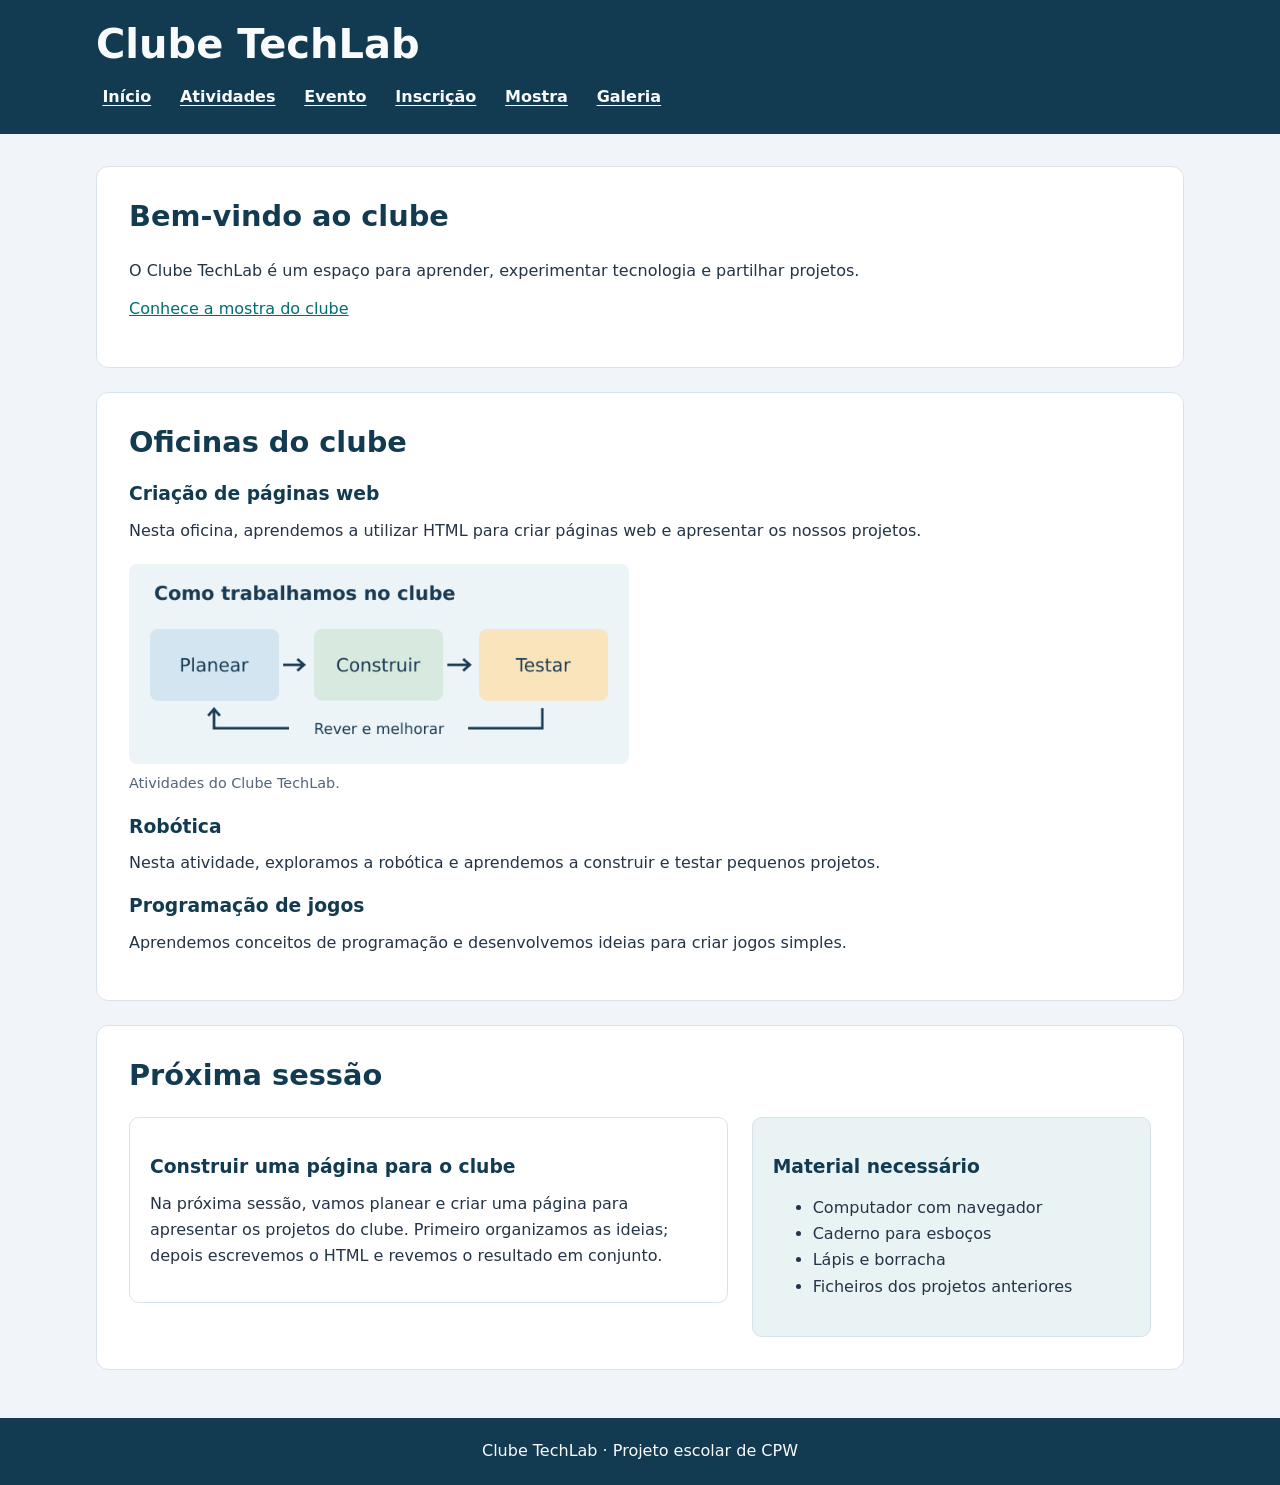
<file: index.html>
<!DOCTYPE html>
<html lang="pt-PT">
<head>
    <meta charset="UTF-8">
    <meta name="viewport" content="width=device-width, initial-scale=1.0">
    <title>Clube TechLab | Página inicial</title>
    <link rel="stylesheet" href="estilos.css">
</head>

<body>
    <header>
        <h1>Clube TechLab</h1>

        <nav>
            <ul>
                <li><a href="index.html">Início</a></li>
                <li><a href="paginas/atividades.html">Atividades</a></li>
                <li><a href="paginas/evento.html">Evento</a></li>
                <li><a href="paginas/inscricao.html">Inscrição</a></li>
                <li><a href="paginas/mostra.html">Mostra</a></li>
                <li><a href="paginas/galeria.html">Galeria</a></li>
            </ul>
        </nav>
    </header>

    <main>
        <section>
            <h2>Bem-vindo ao clube</h2>
            <p>
                O Clube TechLab é um espaço para aprender, experimentar
                tecnologia e partilhar projetos.
            </p>
            <p>
                <a href="paginas/mostra.html">Conhece a mostra do clube</a>
            </p>
        </section>

        <section>
            <h2>Oficinas do clube</h2>

            <h3>Criação de páginas web</h3>

            <p>
                Nesta oficina, aprendemos a utilizar HTML para criar
                páginas web e apresentar os nossos projetos.
            </p>

            <figure>
                <img src="imagens/oficina.png"
                     alt="Oficina de tecnologia"
                     width="500">

                <figcaption>
                    Atividades do Clube TechLab.
                </figcaption>
            </figure>

            <h3>Robótica</h3>

            <p>
                Nesta atividade, exploramos a robótica e aprendemos
                a construir e testar pequenos projetos.
            </p>

            <h3>Programação de jogos</h3>

            <p>
                Aprendemos conceitos de programação e desenvolvemos
                ideias para criar jogos simples.
            </p>
        </section>

        <section>
            <h2>Próxima sessão</h2>
            <div class="sessao">
                <article class="sessao-info">
                    <h3>Construir uma página para o clube</h3>
                    <p>
                        Na próxima sessão, vamos planear e criar uma página para
                        apresentar os projetos do clube. Primeiro organizamos as
                        ideias; depois escrevemos o HTML e revemos o resultado em
                        conjunto.
                    </p>
                </article>
                <aside class="sessao-material">
                    <h3>Material necessário</h3>
                    <ul>
                        <li>Computador com navegador</li>
                        <li>Caderno para esboços</li>
                        <li>Lápis e borracha</li>
                        <li>Ficheiros dos projetos anteriores</li>
                    </ul>
                </aside>
            </div>
        </section>

    </main>

    <footer>
        <p>Clube TechLab · Projeto escolar de CPW</p>
    </footer>
</body>
</html>
</file>
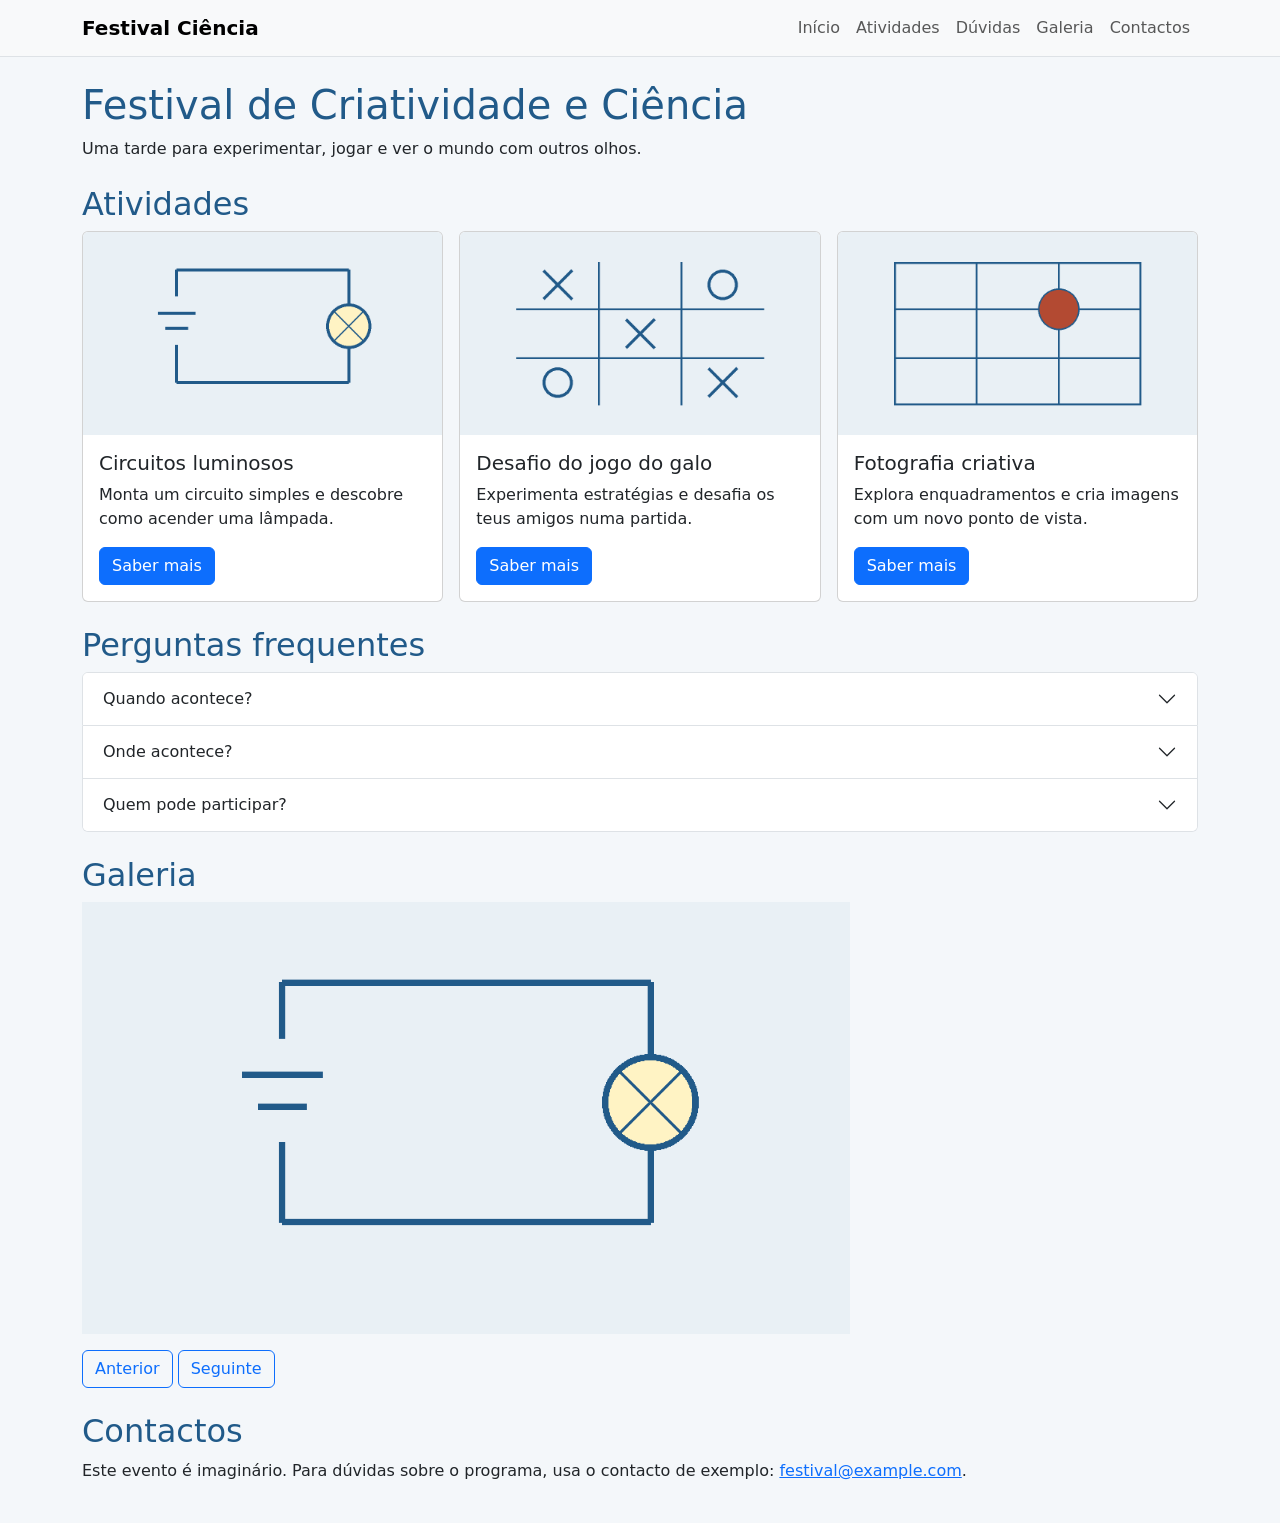
<file: evento-escola/index.html>
<!doctype html>
<html lang="pt-PT">
<head>
  <meta charset="utf-8">
  <meta name="viewport" content="width=device-width, initial-scale=1">
  <title>Festival de Criatividade e Ciência</title>
<link rel="stylesheet"
  href="https://cdn.jsdelivr.net/npm/bootstrap@5.3.8/dist/css/bootstrap.min.css"
  integrity="sha384-sRIl4kxILFvY47J16cr9ZwB07vP4J8+LH7qKQnuqkuIAvNWLzeN8tE5YBujZqJLB"
  crossorigin="anonymous">
  <link rel="stylesheet" href="estilos.css">
</head>
<body>
<nav class="navbar navbar-expand-lg bg-body-tertiary border-bottom"
     aria-label="Navegação principal">
  <div class="container">
    <a class="navbar-brand fw-semibold" href="#inicio">Festival Ciência</a>
    <button class="navbar-toggler" type="button" data-bs-toggle="collapse"
            data-bs-target="#menuEvento" aria-controls="menuEvento"
            aria-expanded="false" aria-label="Alternar navegação">
      <span class="navbar-toggler-icon"></span>
    </button>
    <div class="collapse navbar-collapse" id="menuEvento">
      <ul class="navbar-nav ms-auto">
        <li class="nav-item">
          <a class="nav-link" href="#inicio">Início</a>
        </li>
        <li class="nav-item">
          <a class="nav-link" href="#atividades">Atividades</a>
        </li>
        <li class="nav-item">
          <a class="nav-link" href="#perguntas">Dúvidas</a>
        </li>
        <li class="nav-item">
          <a class="nav-link" href="#galeria">Galeria</a>
        </li>
        <li class="nav-item">
          <a class="nav-link" href="#contactos">Contactos</a>
        </li>
      </ul>
    </div>
  </div>
</nav>
<main class="container py-4">
  <header id="inicio" class="mb-4">
    <h1>Festival de Criatividade e Ciência</h1>
    <p>Uma tarde para experimentar, jogar e ver o mundo com outros olhos.</p>
  </header>
  <section id="atividades" aria-labelledby="tituloAtividades">
    <h2 id="tituloAtividades">Atividades</h2>
    <div class="row g-3">
<div class="col-12 col-md-4">
  <article class="card h-100">
    <img src="imagens/circuito.png" class="card-img-top img-fluid"
         alt="Esquema de uma pilha ligada a uma lâmpada.">
    <div class="card-body">
      <h3 class="card-title h5">Circuitos luminosos</h3>
      <p class="card-text">Monta um circuito simples e descobre como acender uma lâmpada.</p>
      <a href="#perguntas" class="btn btn-primary">Saber mais</a>
    </div>
  </article>
</div>
<div class="col-12 col-md-4">
  <article class="card h-100">
    <img src="imagens/jogo.png" class="card-img-top img-fluid"
         alt="Grelha de um jogo do galo com cruzes e círculos.">
    <div class="card-body">
      <h3 class="card-title h5">Desafio do jogo do galo</h3>
      <p class="card-text">Experimenta estratégias e desafia os teus amigos numa partida.</p>
      <a href="#perguntas" class="btn btn-primary">Saber mais</a>
    </div>
  </article>
</div>
<div class="col-12 col-md-4">
  <article class="card h-100">
    <img src="imagens/enquadramento.png" class="card-img-top img-fluid"
         alt="Grelha de enquadramento com um círculo num dos cruzamentos.">
    <div class="card-body">
      <h3 class="card-title h5">Fotografia criativa</h3>
      <p class="card-text">Explora enquadramentos e cria imagens com um novo ponto de vista.</p>
      <a href="#perguntas" class="btn btn-primary">Saber mais</a>
    </div>
  </article>
</div>
    </div>
  </section>
  <section id="perguntas" class="mt-4">
    <h2>Perguntas frequentes</h2>
    <div class="accordion" id="faqEvento">
      <div class="accordion-item">
        <h3 class="accordion-header">
          <button class="accordion-button collapsed" type="button"
                  data-bs-toggle="collapse" data-bs-target="#quando"
                  aria-expanded="false" aria-controls="quando">
            Quando acontece?
          </button>
        </h3>
        <div id="quando" class="accordion-collapse collapse"
             data-bs-parent="#faqEvento">
          <div class="accordion-body">
            O festival acontece no sábado, das 14h às 17h.
          </div>
        </div>
      </div>
      <div class="accordion-item">
        <h3 class="accordion-header">
          <button class="accordion-button collapsed" type="button"
                  data-bs-toggle="collapse" data-bs-target="#onde"
                  aria-expanded="false" aria-controls="onde">
            Onde acontece?
          </button>
        </h3>
        <div id="onde" class="accordion-collapse collapse"
             data-bs-parent="#faqEvento">
          <div class="accordion-body">
            Na Escola Básica Horizonte, entre as salas e o pátio.
          </div>
        </div>
      </div>
      <div class="accordion-item">
        <h3 class="accordion-header">
          <button class="accordion-button collapsed" type="button"
                  data-bs-toggle="collapse" data-bs-target="#quem"
                  aria-expanded="false" aria-controls="quem">
            Quem pode participar?
          </button>
        </h3>
        <div id="quem" class="accordion-collapse collapse"
             data-bs-parent="#faqEvento">
          <div class="accordion-body">
            Alunos e famílias. Não é preciso ter experiência prévia.
          </div>
        </div>
      </div>
    </div>
  </section>
  <section id="galeria" class="mt-4">
    <h2>Galeria</h2>
    <div id="galeriaEvento" class="carousel slide" data-bs-interval="false"
         role="region" aria-label="Galeria do evento">
      <div class="carousel-inner">
        <div class="carousel-item active">
          <img src="imagens/circuito.png" class="d-block w-100 img-fluid"
               alt="Esquema de uma pilha ligada a uma lâmpada.">
        </div>
        <div class="carousel-item">
          <img src="imagens/jogo.png" class="d-block w-100 img-fluid"
               alt="Grelha de um jogo do galo com cruzes e círculos.">
        </div>
        <div class="carousel-item">
          <img src="imagens/enquadramento.png" class="d-block w-100 img-fluid"
               alt="Grelha de enquadramento com um círculo num dos cruzamentos.">
        </div>
      </div>
      <div class="mt-3">
        <button class="btn btn-outline-primary" type="button"
                data-bs-target="#galeriaEvento" data-bs-slide="prev">Anterior</button>
        <button class="btn btn-outline-primary" type="button"
                data-bs-target="#galeriaEvento" data-bs-slide="next">Seguinte</button>
      </div>
    </div>
  </section>
  <section id="contactos" class="mt-4">
    <h2>Contactos</h2>
    <p>
      Este evento é imaginário. Para dúvidas sobre o programa, usa o contacto
      de exemplo: <a href="mailto:festival@example.com">festival@example.com</a>.
    </p>
  </section>
</main>
<script
  src="https://cdn.jsdelivr.net/npm/bootstrap@5.3.8/dist/js/bootstrap.bundle.min.js"
  integrity="sha384-FKyoEForCGlyvwx9Hj09JcYn3nv7wiPVlz7YYwJrWVcXK/BmnVDxM+D2scQbITxI"
  crossorigin="anonymous"></script>
</body>
</html>
</file>
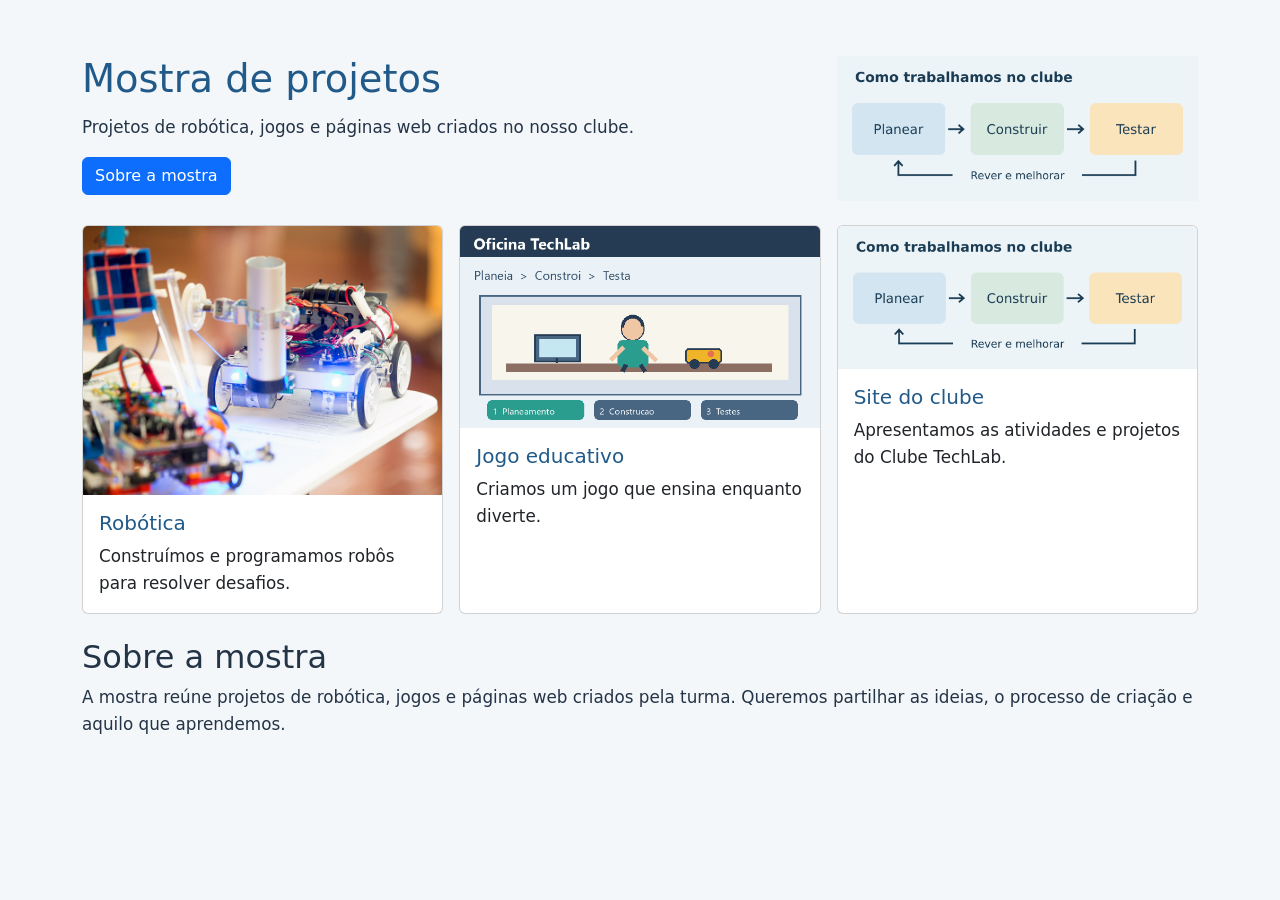
<file: mostra-projetos/index.html>
<!doctype html>
<html lang="pt-PT">
<head>
  <meta charset="utf-8">
  <meta name="viewport" content="width=device-width, initial-scale=1.0">
  <title>Mostra de projetos</title>
  <link rel="stylesheet"
    href="https://cdn.jsdelivr.net/npm/bootstrap@5.3.8/dist/css/bootstrap.min.css"
    integrity="sha384-sRIl4kxILFvY47J16cr9ZwB07vP4J8+LH7qKQnuqkuIAvNWLzeN8tE5YBujZqJLB"
    crossorigin="anonymous">
  <link rel="stylesheet" href="estilos.css">
</head>
<body>
  <main class="container py-4">
    <header class="row g-3 mb-4">
      <div class="col-12 col-md-8">
        <h1>Mostra de projetos</h1>
        <p>Projetos de robótica, jogos e páginas web criados no nosso clube.</p>
        <a href="#sobre" class="btn btn-primary">Sobre a mostra</a>
      </div>
      <div class="col-12 col-md-4">
        <img src="imagens/mostra.png" class="img-fluid"
          alt="Etapas de um projeto: planear, construir, testar e melhorar.">
      </div>
    </header>
    <div class="row g-3">
      <div class="col-12 col-md-6 col-lg-4">
        <article class="card h-100">
          <img class="card-img-top img-fluid"
            src="../imagens/robotica.jpg"
            alt="Robôs montados para um projeto de robótica.">
          <div class="card-body">
            <h2 class="card-title h5">Robótica</h2>
            <p class="card-text">Construímos e programamos robôs para resolver desafios.</p>
          </div>
        </article>
      </div>
      <div class="col-12 col-md-6 col-lg-4">
        <article class="card h-100">
          <img class="card-img-top img-fluid"
            src="../imagens/capa-video.png"
            alt="Ilustração de uma oficina do clube com uma pessoa e um robô.">
          <div class="card-body">
            <h2 class="card-title h5">Jogo educativo</h2>
            <p class="card-text">Criamos um jogo que ensina enquanto diverte.</p>
          </div>
        </article>
      </div>
      <div class="col-12 col-md-6 col-lg-4">
        <article class="card h-100">
          <img class="card-img-top img-fluid"
            src="../imagens/oficina.png"
            alt="Diagrama do ciclo: planear, construir, testar e rever.">
          <div class="card-body">
            <h2 class="card-title h5">Site do clube</h2>
            <p class="card-text">Apresentamos as atividades e projetos do Clube TechLab.</p>
          </div>
        </article>
      </div>
    </div>
    <section id="sobre" class="mt-4">
      <h2>Sobre a mostra</h2>
      <p>A mostra reúne projetos de robótica, jogos e páginas web criados pela turma. Queremos partilhar as ideias, o processo de criação e aquilo que aprendemos.</p>
    </section>
  </main>
</body>
</html>
</file>
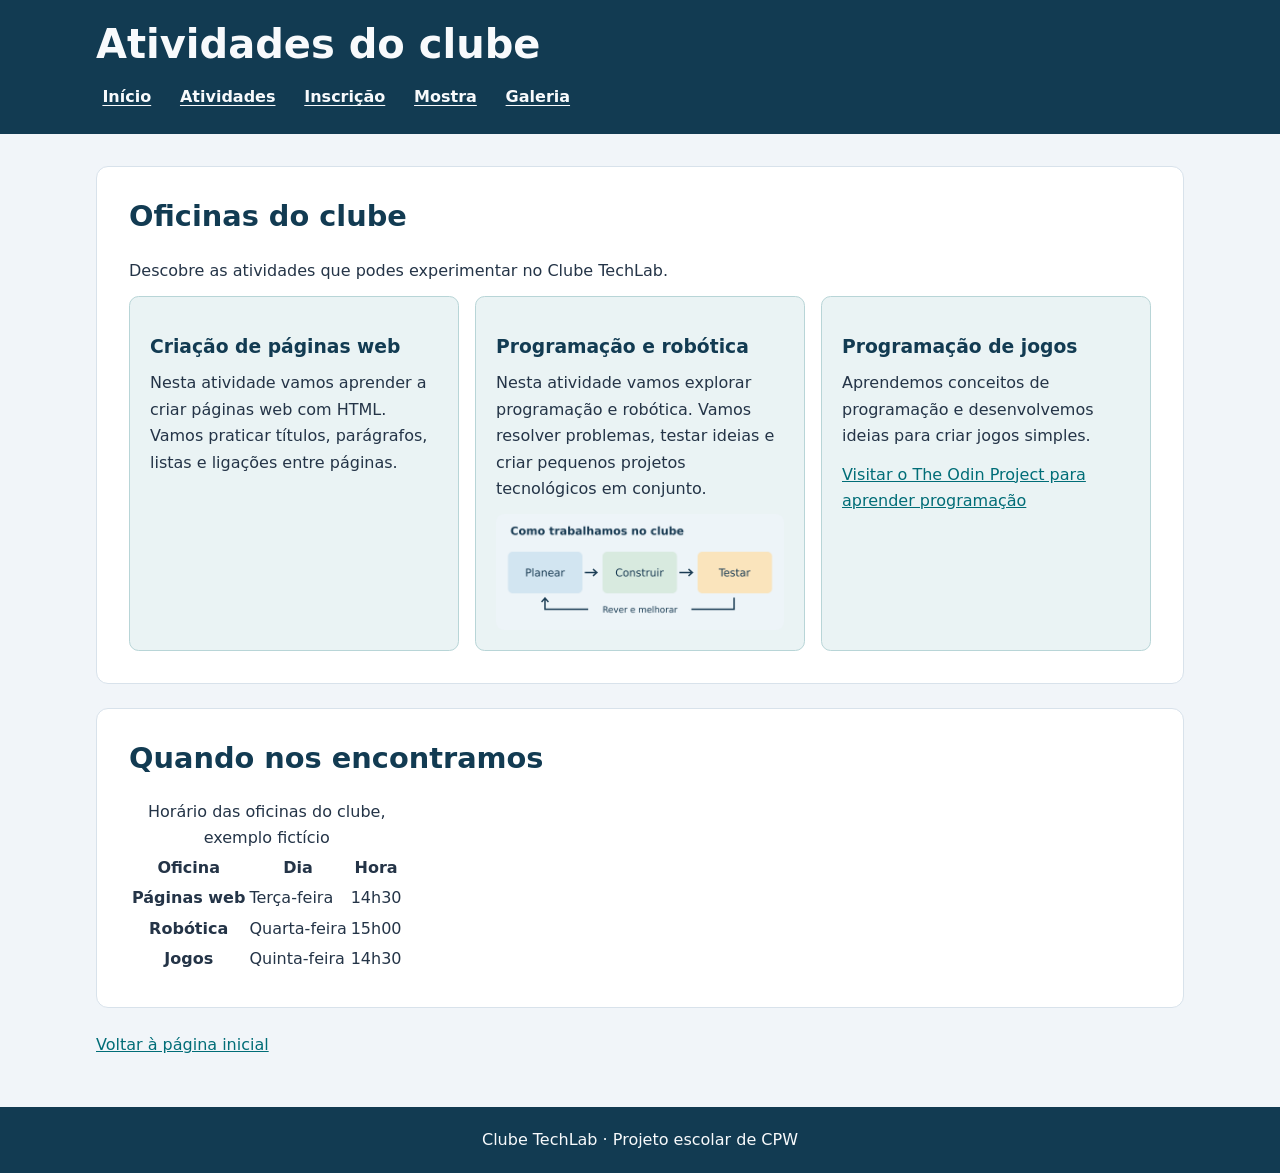
<file: paginas/atividades.html>
<!DOCTYPE html>
<html lang="pt-PT">
<head>
    <meta charset="UTF-8">
    <meta name="viewport" content="width=device-width, initial-scale=1.0">
    <title>Atividades | Clube TechLab</title>
    <link rel="stylesheet" href="../estilos.css">
</head>
<body>

    <header>
        <h1>Atividades do clube</h1>
        <nav aria-label="Navegação principal">
            <ul>
                <li><a href="../index.html">Início</a></li>
                <li><a href="atividades.html" aria-current="page">Atividades</a></li>
                <li><a href="inscricao.html">Inscrição</a></li>
                <li><a href="mostra.html">Mostra</a></li>
                <li><a href="galeria.html">Galeria</a></li>
            </ul>
        </nav>
    </header>

    <main>
        <section>
            <h2>Oficinas do clube</h2>

            <p>Descobre as atividades que podes experimentar no Clube TechLab.</p>

            <div class="cartoes-atividades">
                <article class="cartao">
                    <h3>Criação de páginas web</h3>
                    <p>
                        Nesta atividade vamos aprender a criar páginas web com HTML.
                        Vamos praticar títulos, parágrafos, listas e ligações entre páginas.
                    </p>
                </article>

                <article class="cartao">
                    <h3>Programação e robótica</h3>
                    <p>
                        Nesta atividade vamos explorar programação e robótica.
                        Vamos resolver problemas, testar ideias e criar pequenos projetos
                        tecnológicos em conjunto.
                    </p>
                    <img src="../imagens/oficina.png"
                         alt="Ciclo do clube: planear, construir, testar e regressar ao planeamento para melhorar."
                         width="600"
                         height="240">
                </article>

                <article class="cartao">
                    <h3>Programação de jogos</h3>
                    <p>
                        Aprendemos conceitos de programação e desenvolvemos ideias para
                        criar jogos simples.
                    </p>
                    <p>
                        <a href="https://www.theodinproject.com/">
                            Visitar o The Odin Project para aprender programação
                        </a>
                    </p>
                </article>
            </div>
        </section>

        <section>
            <h2>Quando nos encontramos</h2>

            <table>
                <caption>Horário das oficinas do clube, exemplo fictício</caption>
                <thead>
                    <tr>
                        <th scope="col">Oficina</th>
                        <th scope="col">Dia</th>
                        <th scope="col">Hora</th>
                    </tr>
                </thead>
                <tbody>
                    <tr>
                        <th scope="row">Páginas web</th>
                        <td>Terça-feira</td>
                        <td>14h30</td>
                    </tr>
                    <tr>
                        <th scope="row">Robótica</th>
                        <td>Quarta-feira</td>
                        <td>15h00</td>
                    </tr>
                    <tr>
                        <th scope="row">Jogos</th>
                        <td>Quinta-feira</td>
                        <td>14h30</td>
                    </tr>
                </tbody>
            </table>
        </section>

        <p>
            <a href="../index.html">Voltar à página inicial</a>
        </p>
    </main>

    <footer>
        <p>Clube TechLab · Projeto escolar de CPW</p>
    </footer>

</body>
</html>
</file>
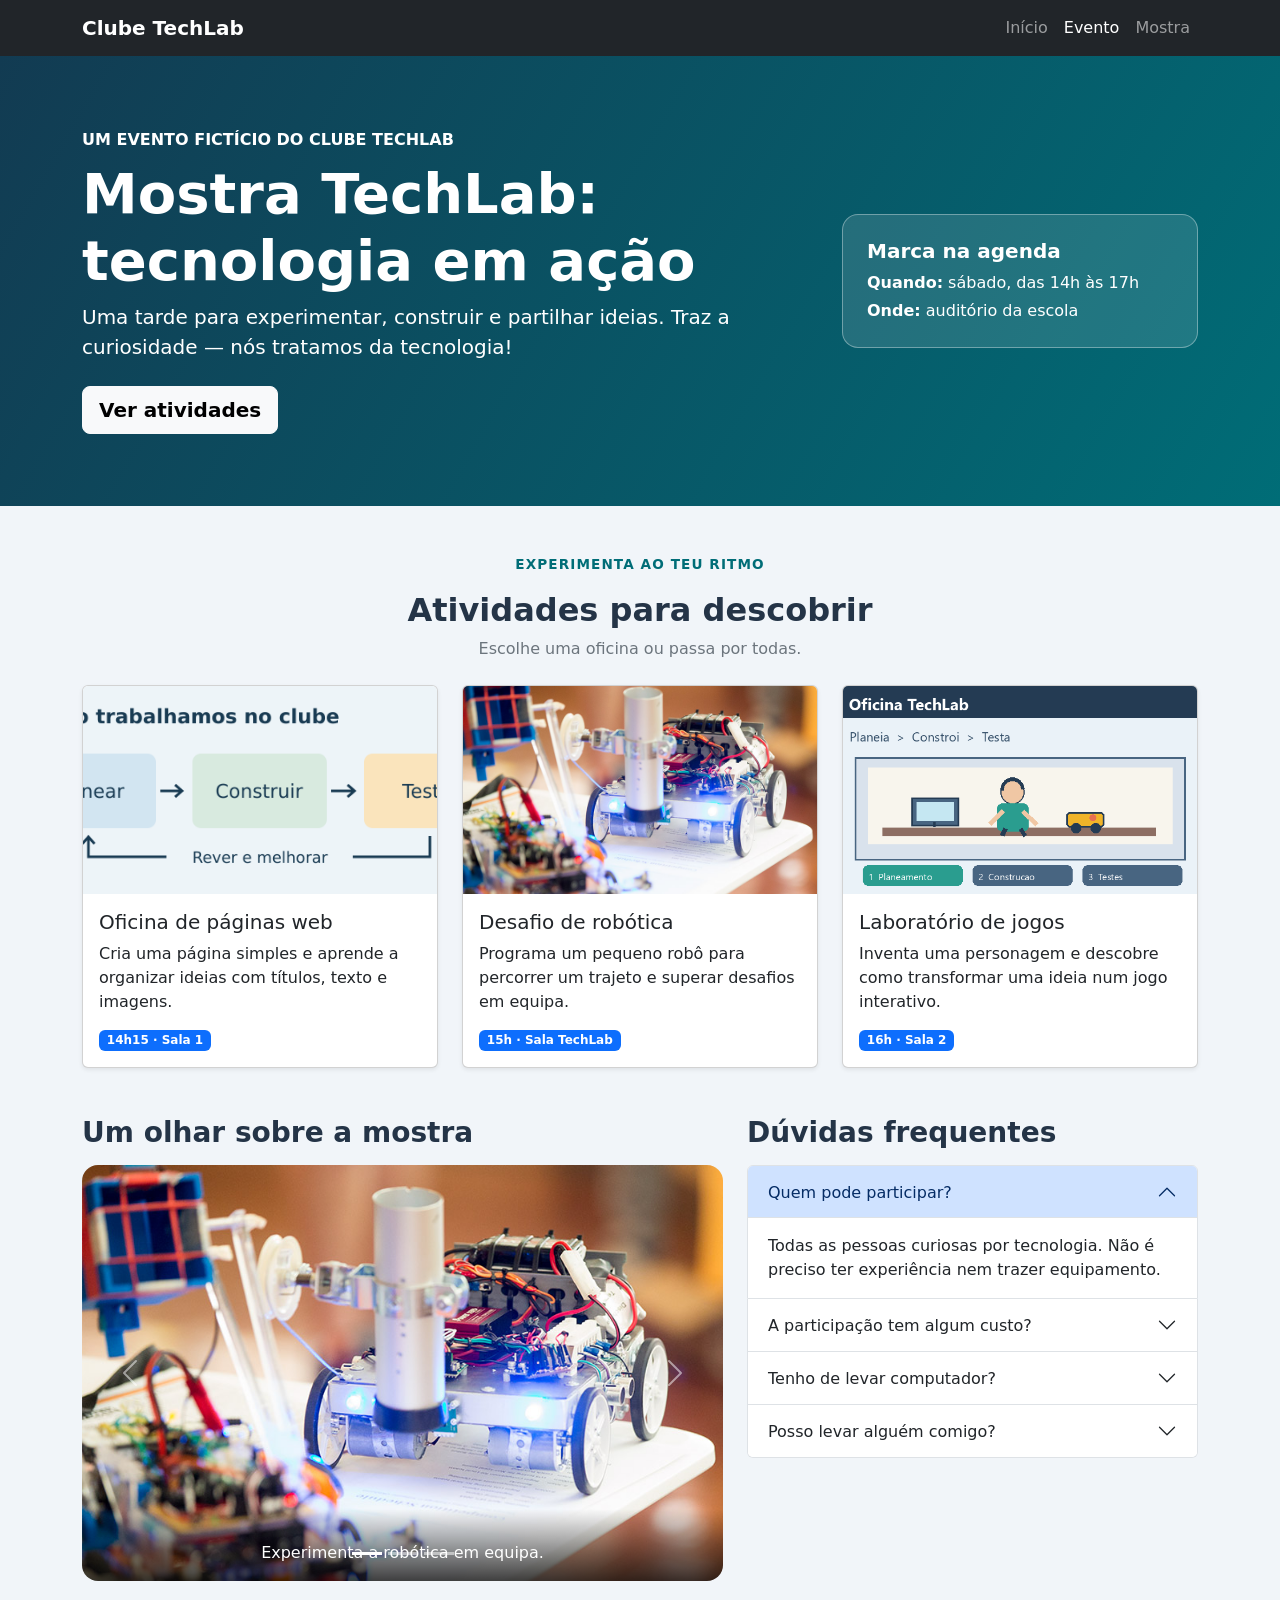
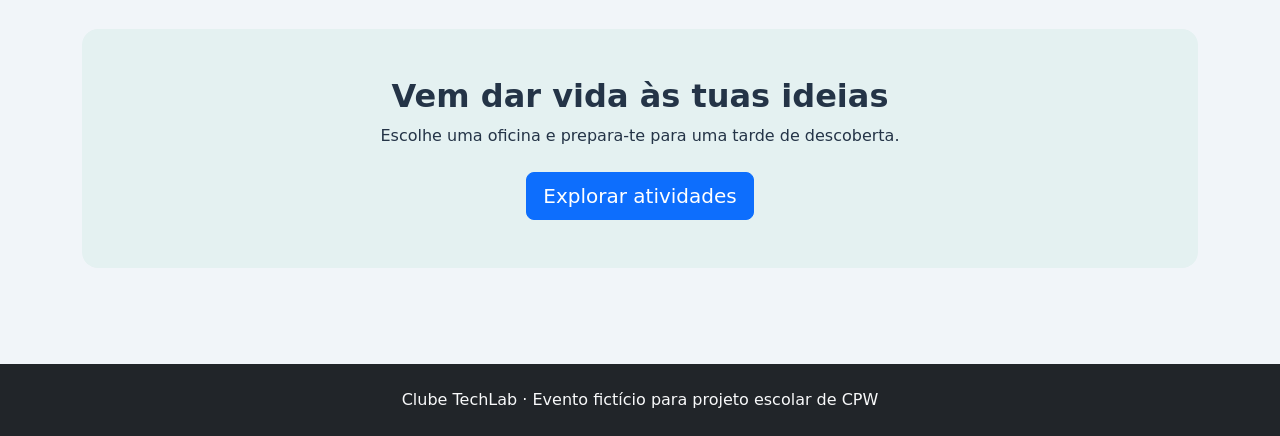
<file: paginas/evento.html>
<!DOCTYPE html>
<html lang="pt-PT">
<head>
    <meta charset="UTF-8">
    <meta name="viewport" content="width=device-width, initial-scale=1.0">
    <meta name="description" content="Descobre as atividades, horários e informações da Mostra TechLab.">
    <title>Mostra TechLab | Clube TechLab</title>
    <link href="https://cdn.jsdelivr.net/npm/bootstrap@5.3.3/dist/css/bootstrap.min.css"
          rel="stylesheet"
          integrity="sha384-QWTKZyjpPEjISv5WaRU9OFeRpok6YctnYmDr5pNlyT2bRjXh0JMhjY6hW+ALEwIH"
          crossorigin="anonymous">
    <link rel="stylesheet" href="evento.css">
</head>
<body>
    <nav class="navbar navbar-expand-lg navbar-dark bg-dark">
        <div class="container">
            <a class="navbar-brand fw-bold" href="../index.html">Clube TechLab</a>
            <button class="navbar-toggler" type="button" data-bs-toggle="collapse"
                    data-bs-target="#navegacao" aria-controls="navegacao"
                    aria-expanded="false" aria-label="Abrir navegação">
                <span class="navbar-toggler-icon"></span>
            </button>
            <div class="collapse navbar-collapse" id="navegacao">
                <ul class="navbar-nav ms-auto">
                    <li class="nav-item">
                        <a class="nav-link" href="../index.html">Início</a>
                    </li>
                    <li class="nav-item">
                        <a class="nav-link active" aria-current="page" href="evento.html">Evento</a>
                    </li>
                    <li class="nav-item">
                        <a class="nav-link" href="mostra.html">Mostra</a>
                    </li>
                </ul>
            </div>
        </div>
    </nav>

    <header class="hero py-5">
        <div class="container py-lg-4">
            <div class="row align-items-center g-4">
                <div class="col-lg-8">
                    <p class="text-uppercase fw-semibold mb-2">Um evento fictício do Clube TechLab</p>
                    <h1 class="display-4 fw-bold">Mostra TechLab: tecnologia em ação</h1>
                    <p class="lead mb-4">
                        Uma tarde para experimentar, construir e partilhar ideias.
                        Traz a curiosidade — nós tratamos da tecnologia!
                    </p>
                    <a class="btn btn-light btn-lg fw-semibold" href="#atividades">
                        Ver atividades
                    </a>
                </div>
                <div class="col-lg-4">
                    <div class="event-info p-4 rounded-4">
                        <h2 class="h5 fw-bold">Marca na agenda</h2>
                        <p class="mb-1"><strong>Quando:</strong> sábado, das 14h às 17h</p>
                        <p class="mb-0"><strong>Onde:</strong> auditório da escola</p>
                    </div>
                </div>
            </div>
        </div>
    </header>

    <main class="container py-5">
        <section class="mb-5" aria-labelledby="atividades">
            <div class="text-center mb-4">
                <p class="section-kicker">Experimenta ao teu ritmo</p>
                <h2 id="atividades" class="fw-bold">Atividades para descobrir</h2>
                <p class="text-secondary">Escolhe uma oficina ou passa por todas.</p>
            </div>
            <div class="row g-4">
                <div class="col-md-6 col-lg-4">
                    <article class="card h-100 shadow-sm">
                        <img src="../imagens/oficina.png" class="card-img-top activity-image"
                             alt="Diagrama da oficina: planear, construir, testar e melhorar.">
                        <div class="card-body d-flex flex-column">
                            <h3 class="card-title h5">Oficina de páginas web</h3>
                            <p class="card-text">
                                Cria uma página simples e aprende a organizar ideias
                                com títulos, texto e imagens.
                            </p>
                            <span class="badge text-bg-primary mt-auto align-self-start">14h15 · Sala 1</span>
                        </div>
                    </article>
                </div>
                <div class="col-md-6 col-lg-4">
                    <article class="card h-100 shadow-sm">
                        <img src="../imagens/robotica.jpg" class="card-img-top activity-image"
                             alt="Robôs e componentes eletrónicos numa mesa de demonstração.">
                        <div class="card-body d-flex flex-column">
                            <h3 class="card-title h5">Desafio de robótica</h3>
                            <p class="card-text">
                                Programa um pequeno robô para percorrer um trajeto
                                e superar desafios em equipa.
                            </p>
                            <span class="badge text-bg-primary mt-auto align-self-start">15h · Sala TechLab</span>
                        </div>
                    </article>
                </div>
                <div class="col-md-6 col-lg-4">
                    <article class="card h-100 shadow-sm">
                        <img src="../imagens/capa-video.png" class="card-img-top activity-image"
                             alt="Ilustração de uma oficina com uma pessoa, um computador e um pequeno robô.">
                        <div class="card-body d-flex flex-column">
                            <h3 class="card-title h5">Laboratório de jogos</h3>
                            <p class="card-text">
                                Inventa uma personagem e descobre como transformar
                                uma ideia num jogo interativo.
                            </p>
                            <span class="badge text-bg-primary mt-auto align-self-start">16h · Sala 2</span>
                        </div>
                    </article>
                </div>
            </div>
        </section>

        <section class="row g-4 align-items-start mb-5" aria-label="Galeria e perguntas frequentes">
            <div class="col-lg-7">
                <h2 class="h3 fw-bold mb-3">Um olhar sobre a mostra</h2>
                <div id="galeriaMostra" class="carousel slide rounded-4 overflow-hidden"
                 data-bs-ride="false" role="region" aria-roledescription="carrossel"
                 aria-label="Imagens das atividades do evento">
                    <div class="carousel-indicators">
                        <button type="button" data-bs-target="#galeriaMostra" data-bs-slide-to="0"
                                class="active" aria-current="true" aria-label="Imagem 1"></button>
                        <button type="button" data-bs-target="#galeriaMostra" data-bs-slide-to="1"
                                aria-label="Imagem 2"></button>
                        <button type="button" data-bs-target="#galeriaMostra" data-bs-slide-to="2"
                                aria-label="Imagem 3"></button>
                    </div>
                    <div class="carousel-inner">
                        <div class="carousel-item active">
                            <img src="../imagens/robotica.jpg" class="d-block w-100 gallery-image"
                                 alt="Robôs e componentes eletrónicos preparados para uma demonstração.">
                            <div class="carousel-caption">
                                <p class="mb-0">Experimenta a robótica em equipa.</p>
                            </div>
                        </div>
                        <div class="carousel-item">
                            <img src="../imagens/oficina.png" class="d-block w-100 gallery-image"
                                 alt="Etapas de planeamento, construção e teste de um projeto.">
                            <div class="carousel-caption">
                                <p class="mb-0">Planeia, constrói e testa as tuas ideias.</p>
                            </div>
                        </div>
                        <div class="carousel-item">
                            <img src="../imagens/capa-video.png" class="d-block w-100 gallery-image"
                                 alt="Ilustração de uma oficina de tecnologia e robótica.">
                            <div class="carousel-caption">
                                <p class="mb-0">Há sempre algo novo para descobrir.</p>
                            </div>
                        </div>
                    </div>
                    <button class="carousel-control-prev" type="button" data-bs-target="#galeriaMostra"
                            data-bs-slide="prev">
                        <span class="carousel-control-prev-icon" aria-hidden="true"></span>
                        <span class="visually-hidden">Imagem anterior</span>
                    </button>
                    <button class="carousel-control-next" type="button" data-bs-target="#galeriaMostra"
                            data-bs-slide="next">
                        <span class="carousel-control-next-icon" aria-hidden="true"></span>
                        <span class="visually-hidden">Imagem seguinte</span>
                    </button>
                </div>
            </div>

            <div class="col-lg-5">
                <h2 class="h3 fw-bold mb-3">Dúvidas frequentes</h2>
                <div class="accordion" id="duvidasEvento">
                    <div class="accordion-item">
                        <h3 class="accordion-header">
                            <button class="accordion-button" type="button" data-bs-toggle="collapse"
                                    data-bs-target="#respostaIdade" aria-expanded="true"
                                    aria-controls="respostaIdade">
                                Quem pode participar?
                            </button>
                        </h3>
                        <div id="respostaIdade" class="accordion-collapse collapse show"
                             data-bs-parent="#duvidasEvento">
                            <div class="accordion-body">
                                Todas as pessoas curiosas por tecnologia. Não é preciso
                                ter experiência nem trazer equipamento.
                            </div>
                        </div>
                    </div>
                    <div class="accordion-item">
                        <h3 class="accordion-header">
                            <button class="accordion-button collapsed" type="button" data-bs-toggle="collapse"
                                    data-bs-target="#respostaCusto" aria-expanded="false"
                                    aria-controls="respostaCusto">
                                A participação tem algum custo?
                            </button>
                        </h3>
                        <div id="respostaCusto" class="accordion-collapse collapse"
                             data-bs-parent="#duvidasEvento">
                            <div class="accordion-body">
                                Não. A entrada e as atividades são gratuitas.
                            </div>
                        </div>
                    </div>
                    <div class="accordion-item">
                        <h3 class="accordion-header">
                            <button class="accordion-button collapsed" type="button" data-bs-toggle="collapse"
                                    data-bs-target="#respostaMaterial" aria-expanded="false"
                                    aria-controls="respostaMaterial">
                                    Tenho de levar computador?
                            </button>
                        </h3>
                        <div id="respostaMaterial" class="accordion-collapse collapse"
                             data-bs-parent="#duvidasEvento">
                            <div class="accordion-body">
                                    Não. O clube disponibiliza o equipamento necessário
                                    para experimentar todas as atividades.
                            </div>
                        </div>
                    </div>
                    <div class="accordion-item">
                        <h3 class="accordion-header">
                            <button class="accordion-button collapsed" type="button" data-bs-toggle="collapse"
                                    data-bs-target="#respostaAcompanhante" aria-expanded="false"
                                    aria-controls="respostaAcompanhante">
                                Posso levar alguém comigo?
                            </button>
                        </h3>
                        <div id="respostaAcompanhante" class="accordion-collapse collapse"
                             data-bs-parent="#duvidasEvento">
                            <div class="accordion-body">
                                Claro! A mostra é aberta à comunidade escolar e às famílias.
                            </div>
                        </div>
                    </div>
                </div>
            </div>
        </section>

        <section class="callout rounded-4 p-4 p-md-5 text-center">
            <h2 class="fw-bold">Vem dar vida às tuas ideias</h2>
            <p class="mb-4">Escolhe uma oficina e prepara-te para uma tarde de descoberta.</p>
            <a class="btn btn-primary btn-lg" href="#atividades">Explorar atividades</a>
        </section>
    </main>

    <footer class="bg-dark text-light text-center py-4 mt-5">
        <p class="mb-0">Clube TechLab · Evento fictício para projeto escolar de CPW</p>
    </footer>

    <script src="https://cdn.jsdelivr.net/npm/bootstrap@5.3.3/dist/js/bootstrap.bundle.min.js"
            integrity="sha384-YvpcrYf0tY3lHB60NNkmXc5s9fDVZLESaAA55NDzOxhy9GkcIdslK1eN7N6jIeHz"
            crossorigin="anonymous"></script>
</body>
</html>
</file>
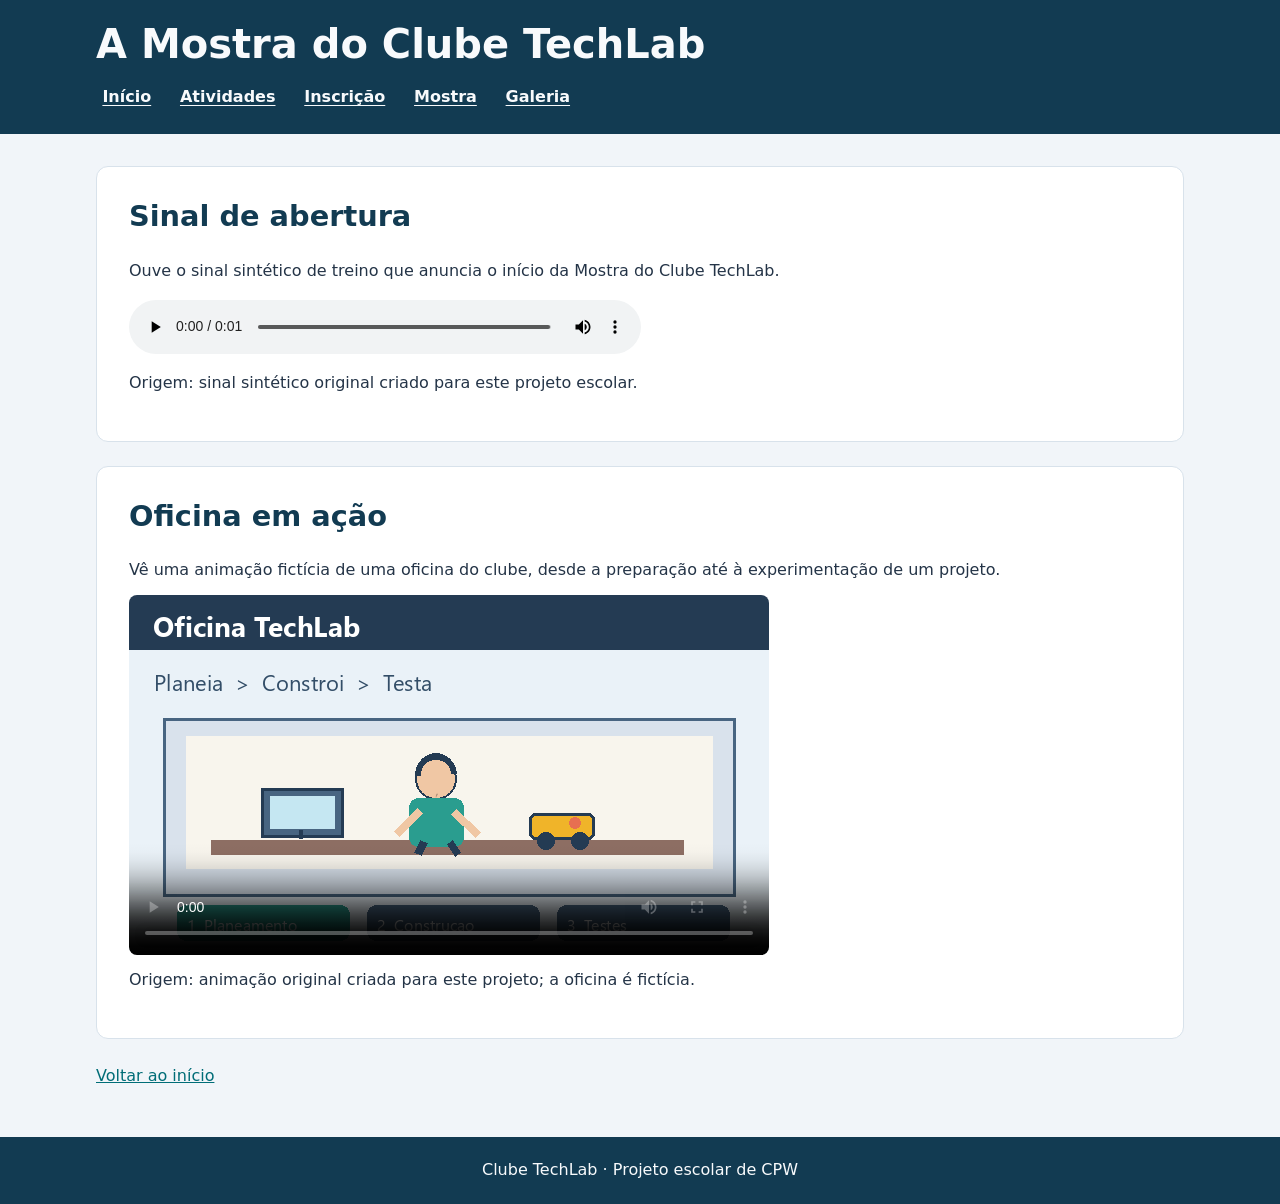
<file: paginas/galeria.html>
<!DOCTYPE html>
<html lang="pt-PT">
<head>
    <meta charset="UTF-8">
    <meta name="viewport" content="width=device-width, initial-scale=1.0">
    <title>Galeria | Clube TechLab</title>
    <link rel="stylesheet" href="../estilos.css">
</head>
<body>
    <header>
        <h1>A Mostra do Clube TechLab</h1>
        <nav aria-label="Navegação principal">
            <ul>
                <li><a href="../index.html">Início</a></li>
                <li><a href="atividades.html">Atividades</a></li>
                <li><a href="inscricao.html">Inscrição</a></li>
                <li><a href="mostra.html">Mostra</a></li>
                <li><a href="galeria.html" aria-current="page">Galeria</a></li>
            </ul>
        </nav>
    </header>

    <main>
        <section>
            <h2>Sinal de abertura</h2>
            <p>
                Ouve o sinal sintético de treino que anuncia o início da
                Mostra do Clube TechLab.
            </p>
            <audio controls>
                <source src="../media/sinal.mp3" type="audio/mpeg">
                O teu navegador não suporta a reprodução de áudio.
            </audio>
            <p>Origem: sinal sintético original criado para este projeto escolar.</p>
        </section>

        <section>
            <h2>Oficina em ação</h2>
            <p>
                Vê uma animação fictícia de uma oficina do clube, desde a
                preparação até à experimentação de um projeto.
            </p>
            <video controls poster="../imagens/capa-video.png" width="640">
                <source src="../media/oficina.mp4" type="video/mp4">
                O teu navegador não suporta a reprodução de vídeo.
            </video>
            <p>Origem: animação original criada para este projeto; a oficina é fictícia.</p>
        </section>

        <p><a href="../index.html">Voltar ao início</a></p>
    </main>

    <footer>
        <p>Clube TechLab · Projeto escolar de CPW</p>
    </footer>
</body>
</html>
</file>
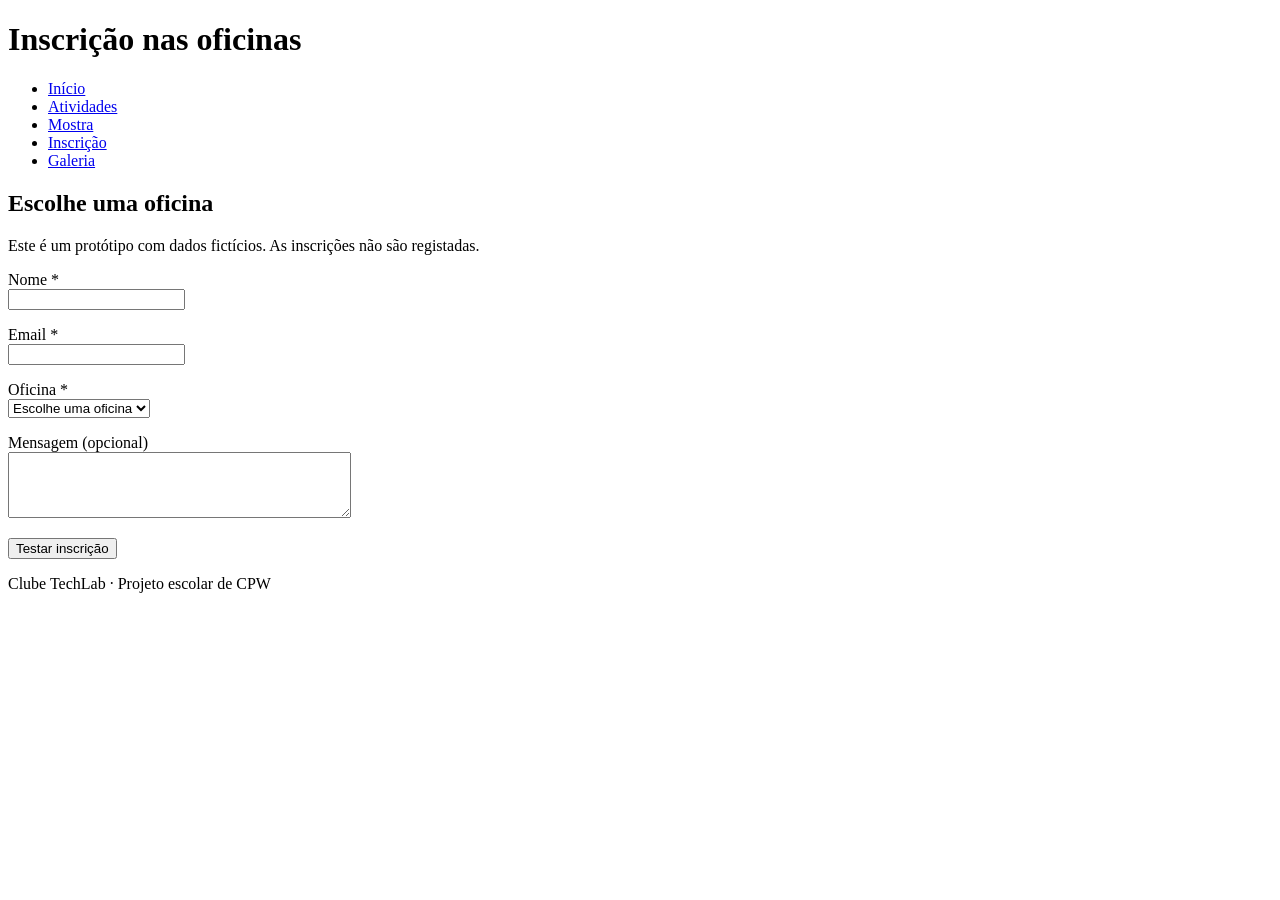
<file: paginas/inscricao.html>
<!DOCTYPE html>
<html lang="pt-PT">
<head>
    <meta charset="UTF-8">
    <meta name="viewport" content="width=device-width, initial-scale=1.0">
    <title>Inscrição | Clube TechLab</title>
</head>
<body>
    <header>
        <h1>Inscrição nas oficinas</h1>
        <nav aria-label="Navegação principal">
            <ul>
                <li><a href="../index.html">Início</a></li>
                <li><a href="atividades.html">Atividades</a></li>
                <li><a href="mostra.html">Mostra</a></li>
                <li><a href="inscricao.html" aria-current="page">Inscrição</a></li>
                <li><a href="galeria.html">Galeria</a></li>
            </ul>
        </nav>
    </header>

    <main>
        <section>
            <h2>Escolhe uma oficina</h2>
            <p>Este é um protótipo com dados fictícios. As inscrições não são registadas.</p>

            <form action="inscricao.html" method="get">
                <p>
                    <label for="nome">Nome *</label><br>
                    <input type="text" id="nome" name="nome" autocomplete="name" required>
                </p>
                <p>
                    <label for="email">Email *</label><br>
                    <input type="email" id="email" name="email" autocomplete="email" required>
                </p>
                <p>
                    <label for="oficina">Oficina *</label><br>
                    <select id="oficina" name="oficina" required>
                        <option value="" selected disabled>Escolhe uma oficina</option>
                        <option value="paginas-web">Páginas web</option>
                        <option value="robotica">Robótica</option>
                        <option value="jogos">Jogos</option>
                    </select>
                </p>
                <p>
                    <label for="mensagem">Mensagem (opcional)</label><br>
                    <textarea id="mensagem" name="mensagem" rows="4" cols="40"></textarea>
                </p>
                <button type="submit">Testar inscrição</button>
            </form>
        </section>
    </main>

    <footer>
        <p>Clube TechLab · Projeto escolar de CPW</p>
    </footer>
</body>
</html>
</file>
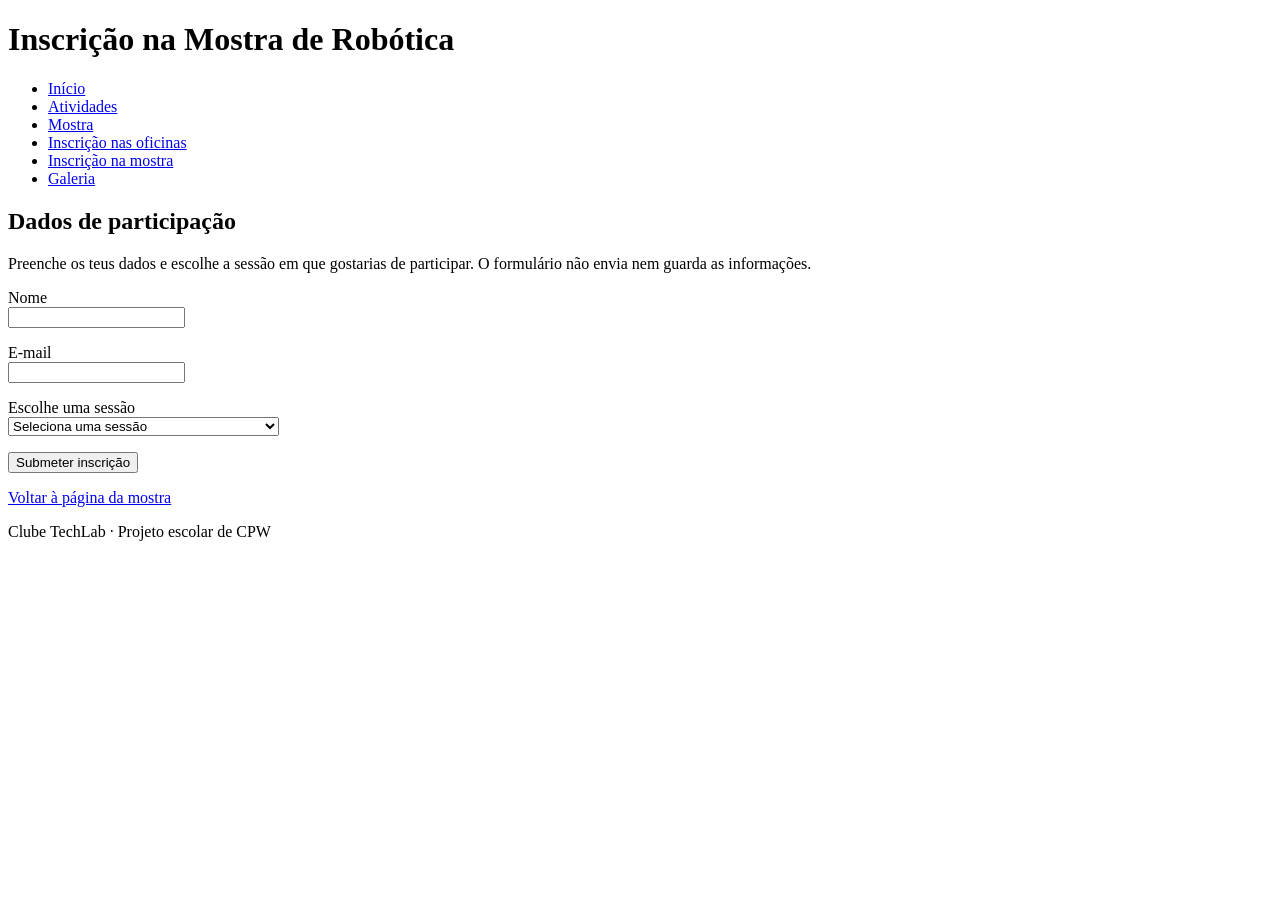
<file: paginas/inscrição-mostra.html>
<!DOCTYPE html> 
<html lang="pt">
<head>
    <meta charset="UTF-8">
    <meta name="viewport" content="width=device-width, initial-scale=1.0">
    <title>Inscrição na Mostra de Robótica | Clube TechLab</title>
</head>
<body>
    <header>
        <h1>Inscrição na Mostra de Robótica</h1>
        <nav aria-label="Navegação principal">
            <ul>
                <li><a href="../index.html">Início</a></li>
                <li><a href="atividades.html">Atividades</a></li>
                <li><a href="mostra.html">Mostra</a></li>
                <li><a href="inscricao.html">Inscrição nas oficinas</a></li>
                <li><a href="inscrição-mostra.html" aria-current="page">Inscrição na mostra</a></li>
                <li><a href="galeria.html">Galeria</a></li>
            </ul>
        </nav>
    </header>

    <main>
        <section>
            <h2>Dados de participação</h2>
            <p>
                Preenche os teus dados e escolhe a sessão em que gostarias
                de participar. O formulário não envia nem guarda as informações.
            </p>
            <form id="form-inscricao">
                <p>
                    <label for="nome">Nome</label><br>
                    <input type="text" id="nome" name="nome" autocomplete="name" required>
                </p>
                <p>
                    <label for="email">E-mail</label><br>
                    <input type="email" id="email" name="email" autocomplete="email" required>
                </p>
                <p>
                    <label for="sessao">Escolhe uma sessão</label><br>
                    <select id="sessao" name="sessao" required>
                        <option value="" selected disabled>Seleciona uma sessão</option>
                        <option value="robotica-programacao">Robótica e programação — 15h00–16h00</option>
                        <option value="projetos-prototipos">Projetos e protótipos — 16h15–17h15</option>
                    </select>
                </p>
                <button type="submit">Submeter inscrição</button>
            </form>
            <p id="resultado" role="status" aria-live="polite"></p>
            <p><a href="mostra.html">Voltar à página da mostra</a></p>
        </section>
    </main>

    <footer>
        <p>Clube TechLab · Projeto escolar de CPW</p>
    </footer>

    <script>
        document.getElementById("form-inscricao").addEventListener("submit", function (event) {
            event.preventDefault();
            document.getElementById("resultado").textContent =
                "Formulário preenchido com sucesso. Os dados não foram enviados nem guardados.";
        });
    </script>
</body>
</html>
</file>
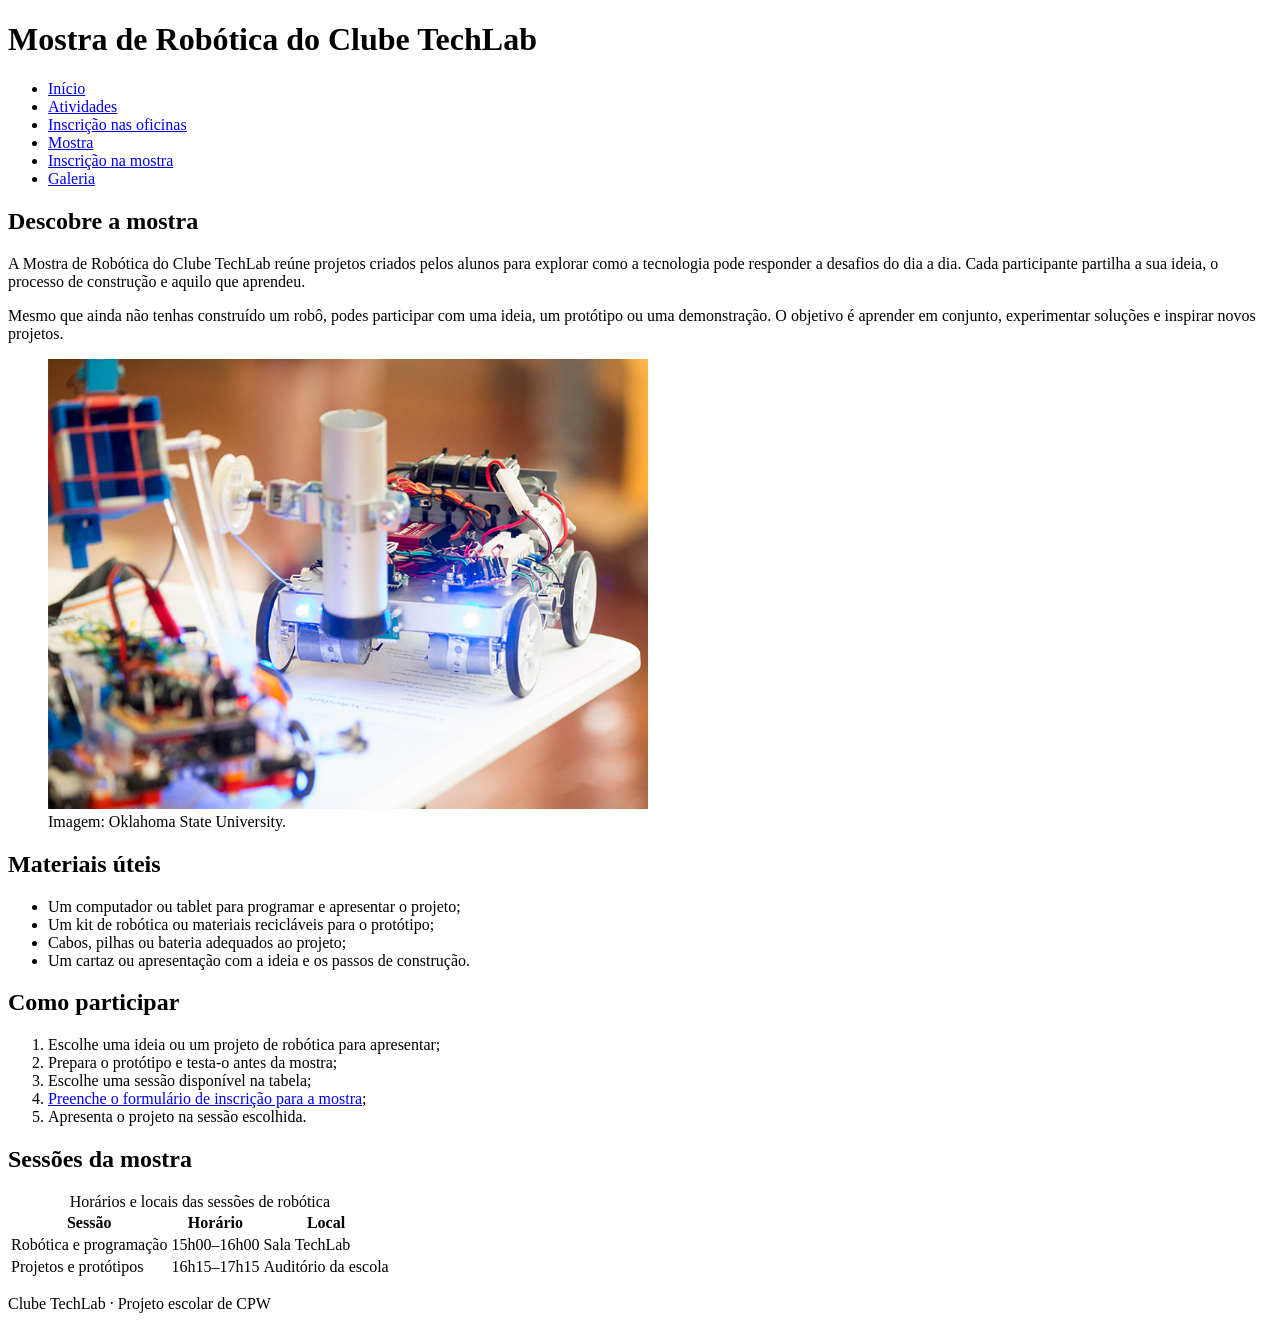
<file: paginas/mostra.html>
<!DOCTYPE html>
<html lang="pt">
<head>
    <meta charset="UTF-8">
    <meta name="viewport" content="width=device-width, initial-scale=1.0">
    <title>Mostra de Robótica | Clube TechLab</title>
</head>
<body>
    <header>
        <h1>Mostra de Robótica do Clube TechLab</h1>
        <nav aria-label="Navegação principal">
            <ul>
                <li><a href="../index.html">Início</a></li>
                <li><a href="atividades.html">Atividades</a></li>
                <li><a href="inscricao.html">Inscrição nas oficinas</a></li>
                <li><a href="mostra.html" aria-current="page">Mostra</a></li>
                <li><a href="inscrição-mostra.html">Inscrição na mostra</a></li>
                <li><a href="galeria.html">Galeria</a></li>
            </ul>
        </nav>
    </header>

    <main>
        <section>
            <h2>Descobre a mostra</h2>
            <p>
                A Mostra de Robótica do Clube TechLab reúne projetos criados
                pelos alunos para explorar como a tecnologia pode responder
                a desafios do dia a dia. Cada participante partilha a sua
                ideia, o processo de construção e aquilo que aprendeu.
            </p>
            <p>
                Mesmo que ainda não tenhas construído um robô, podes participar
                com uma ideia, um protótipo ou uma demonstração. O objetivo é
                aprender em conjunto, experimentar soluções e inspirar novos
                projetos.
            </p>
            <figure>
                <img src="../imagens/robotica.jpg"
                     alt="Projeto de robótica apresentado numa mostra de tecnologia."
                     width="600">
                <figcaption>Imagem: Oklahoma State University.</figcaption>
            </figure>
        </section>

        <section>
            <h2>Materiais úteis</h2>
            <ul>
                <li>Um computador ou tablet para programar e apresentar o projeto;</li>
                <li>Um kit de robótica ou materiais recicláveis para o protótipo;</li>
                <li>Cabos, pilhas ou bateria adequados ao projeto;</li>
                <li>Um cartaz ou apresentação com a ideia e os passos de construção.</li>
            </ul>
        </section>

        <section>
            <h2>Como participar</h2>
            <ol>
                <li>Escolhe uma ideia ou um projeto de robótica para apresentar;</li>
                <li>Prepara o protótipo e testa-o antes da mostra;</li>
                <li>Escolhe uma sessão disponível na tabela;</li>
                <li><a href="inscrição-mostra.html">Preenche o formulário de inscrição para a mostra</a>;</li>
                <li>Apresenta o projeto na sessão escolhida.</li>
            </ol>
        </section>

        <section>
            <h2>Sessões da mostra</h2>
            <table>
                <caption>Horários e locais das sessões de robótica</caption>
                <thead>
                    <tr>
                        <th scope="col">Sessão</th>
                        <th scope="col">Horário</th>
                        <th scope="col">Local</th>
                    </tr>
                </thead>
                <tbody>
                    <tr>
                        <td>Robótica e programação</td>
                        <td>15h00–16h00</td>
                        <td>Sala TechLab</td>
                    </tr>
                    <tr>
                        <td>Projetos e protótipos</td>
                        <td>16h15–17h15</td>
                        <td>Auditório da escola</td>
                    </tr>
                </tbody>
            </table>
        </section>
    </main>

    <footer>
        <p>Clube TechLab · Projeto escolar de CPW</p>
    </footer>
</body>
</html>
</file>
<file: estilos.css>
:root {
    color-scheme: light;
    --color-page: #f1f5f9;
    --color-surface: #ffffff;
    --color-text: #243447;
    --color-heading: #123b52;
    --color-primary: #006d77;
    --color-primary-hover: #00545c;
    --color-header: #123b52;
    --color-on-dark: #f8fafc;
    --color-border: #d8e2eb;
}

* {
    box-sizing: border-box;
}

body {
    margin: 0;
    background: var(--color-page);
    color: var(--color-text);
    font-family: system-ui, -apple-system, "Segoe UI", sans-serif;
    font-size: 1rem;
    line-height: 1.65;
}

header,
footer {
    background: var(--color-header);
    color: var(--color-on-dark);
    padding: 1.25rem max(1.25rem, calc((100% - 68rem) / 2));
}

header h1 {
    margin: 0;
    font-size: clamp(1.75rem, 4vw, 2.5rem);
}

nav ul {
    display: flex;
    flex-wrap: wrap;
    gap: 0.5rem 1rem;
    margin: 0.75rem 0 0;
    padding: 0;
    list-style: none;
}

nav a {
    display: inline-block;
    border-radius: 0.3rem;
    color: var(--color-on-dark);
    font-weight: 600;
    padding: 0.25rem 0.4rem;
    text-decoration-thickness: 0.08em;
    text-underline-offset: 0.2em;
}

nav a:hover,
nav a:focus-visible {
    background: var(--color-on-dark);
    color: var(--color-header);
}

main {
    width: min(68rem, calc(100% - 2rem));
    margin: 2rem auto;
}

section {
    margin-block: 1.5rem;
    padding: clamp(1.25rem, 4vw, 2rem);
    border: 1px solid var(--color-border);
    border-radius: 0.75rem;
    background: var(--color-surface);
}

.cartoes-atividades {
    display: flex;
    flex-wrap: wrap;
    gap: 1rem;
}

.cartao {
    background: #eaf3f4;
    padding: 1.25rem;
    border: 1px solid #b8d5d7;
    border-radius: 0.6rem;
}

.cartoes-atividades .cartao {
    flex: 1 1 17rem;
}

.sessao {
    display: flex;
    flex-direction: row;
    flex-wrap: nowrap;
    align-items: flex-start;
    gap: 24px;
}

.sessao-info,
.sessao-material {
    min-width: 0;
    overflow-wrap: anywhere;
    padding: 1.25rem;
    border: 1px solid var(--color-border);
    border-radius: 0.6rem;
}

.sessao-info {
    flex: 2 1 200px;
}

.sessao-material {
    flex: 1 1 200px;
    background: #eaf3f4;
}

h1,
h2,
h3 {
    color: var(--color-heading);
    line-height: 1.2;
}

header h1 {
    color: var(--color-on-dark);
}

h2 {
    margin-top: 0;
    font-size: clamp(1.4rem, 3vw, 1.8rem);
}

h3 {
    margin-bottom: 0.4rem;
}

p {
    margin-block: 0.75rem;
}

a {
    color: var(--color-primary);
}

a:hover {
    color: var(--color-primary-hover);
}

a:focus-visible {
    outline: 0.18rem solid var(--color-primary);
    outline-offset: 0.2rem;
}

figure {
    margin: 1.25rem 0;
}

.cartao img,
figure img,
video {
    display: block;
    max-width: 100%;
    height: auto;
    border-radius: 0.5rem;
}

figcaption {
    margin-top: 0.5rem;
    color: #526579;
    font-size: 0.9rem;
}

audio {
    display: block;
    width: min(100%, 32rem);
    margin-block: 1rem;
}

main > p {
    margin-block: 1.5rem;
}

footer {
    margin-top: 3rem;
    text-align: center;
}

footer p {
    margin: 0;
}

@media (max-width: 700px) {
    .sessao {
        flex-direction: column;
        align-items: stretch;
    }

    .sessao-info,
    .sessao-material {
        flex-basis: auto;
    }
}
</file>
<file: evento-escola/estilos.css>
body { background-color: #f4f7fa; }
h1, h2 { color: #215a89; }
#galeria { max-width: 48rem; }
</file>
<file: mostra-projetos/estilos.css>
:root {
  --color-page: #f1f5f9;
  --color-surface: #ffffff;
  --color-border: #d8e2eb;
  --color-title: #123b52;
  --color-text: #243447;
  --color-primary: #006d77;
}

* {
  box-sizing: border-box;
}

body {
  margin: 0;
  background-color: #f4f7fa;
  color: var(--color-text);
  font-family: system-ui, -apple-system, "Segoe UI", sans-serif;
  line-height: 1.6;
}

main {
  width: min(68rem, calc(100% - 2rem));
  margin: 2rem auto;
}

h1 {
  margin-bottom: 0.75rem;
  color: #215a89;
  font-size: clamp(2rem, 3vw, 3rem);
}

.card-title {
  color: #215a89;
}

p {
  margin-top: 0;
  font-size: 1.05rem;
}

@media (max-width: 576px) {
  main {
    width: min(100% - 1rem, 68rem);
  }
}
</file>
<file: paginas/evento.css>
body {
    background: #f1f5f9;
    color: #243447;
}

.hero {
    background: linear-gradient(120deg, #123b52, #006d77);
    color: #fff;
}

.hero h1 {
    max-width: 16ch;
}

.event-info {
    background: rgba(255, 255, 255, 0.12);
    border: 1px solid rgba(255, 255, 255, 0.35);
}

.section-kicker {
    color: #006d77;
    font-size: 0.85rem;
    font-weight: 700;
    letter-spacing: 0.08em;
    text-transform: uppercase;
}

.activity-image {
    height: 13rem;
    object-fit: cover;
}

.gallery-image {
    height: clamp(16rem, 42vw, 26rem);
    object-fit: cover;
}

.carousel-caption {
    right: 0;
    bottom: 0;
    left: 0;
    padding: 2rem 1rem 1rem;
    background: linear-gradient(transparent, rgba(0, 0, 0, 0.75));
}

.callout {
    background: #e4f1f1;
}
</file>
